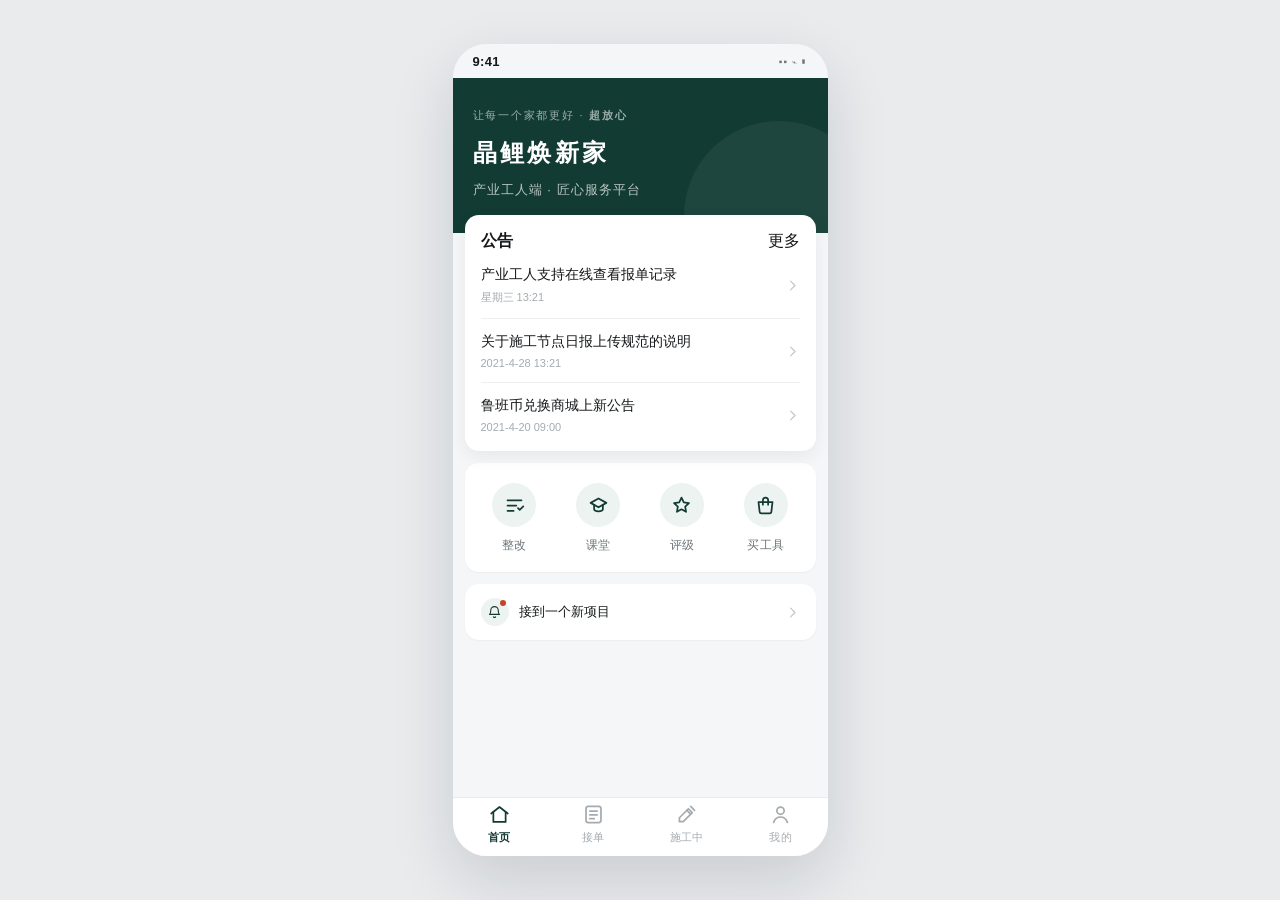
<file: index.html>
<!DOCTYPE html>
<html lang="zh-CN">
<head>
  <meta charset="UTF-8">
  <meta name="viewport" content="width=device-width, initial-scale=1.0">
  <title>晶鲤焕新家 · 产业工人端</title>
  <link rel="stylesheet" href="css/style.css">
</head>
<body>
  <div class="phone">
    <div class="statusbar"><span class="sb-time">9:41</span><span class="sb-icons">▪▪ ⌁ ▮</span></div>
    <div id="app" class="app"></div>
    <nav class="tabbar" id="tabbar"></nav>
  </div>
  <div id="toast" class="toast"></div>
  <div id="modal" class="modal-mask" hidden>
    <div class="modal-box" id="modal-box"></div>
  </div>

  <script src="js/data.js"></script>
  <script src="js/store.js"></script>
  <script src="js/ui.js"></script>
  <script src="js/pages/home.js"></script>
  <script src="js/pages/grab.js"></script>
  <script src="js/pages/build.js"></script>
  <script src="js/pages/report.js"></script>
  <script src="js/pages/rectify.js"></script>
  <script src="js/pages/study.js"></script>
  <script src="js/pages/mall.js"></script>
  <script src="js/pages/profile.js"></script>
  <script src="js/app.js"></script>
</body>
</html>
</file>
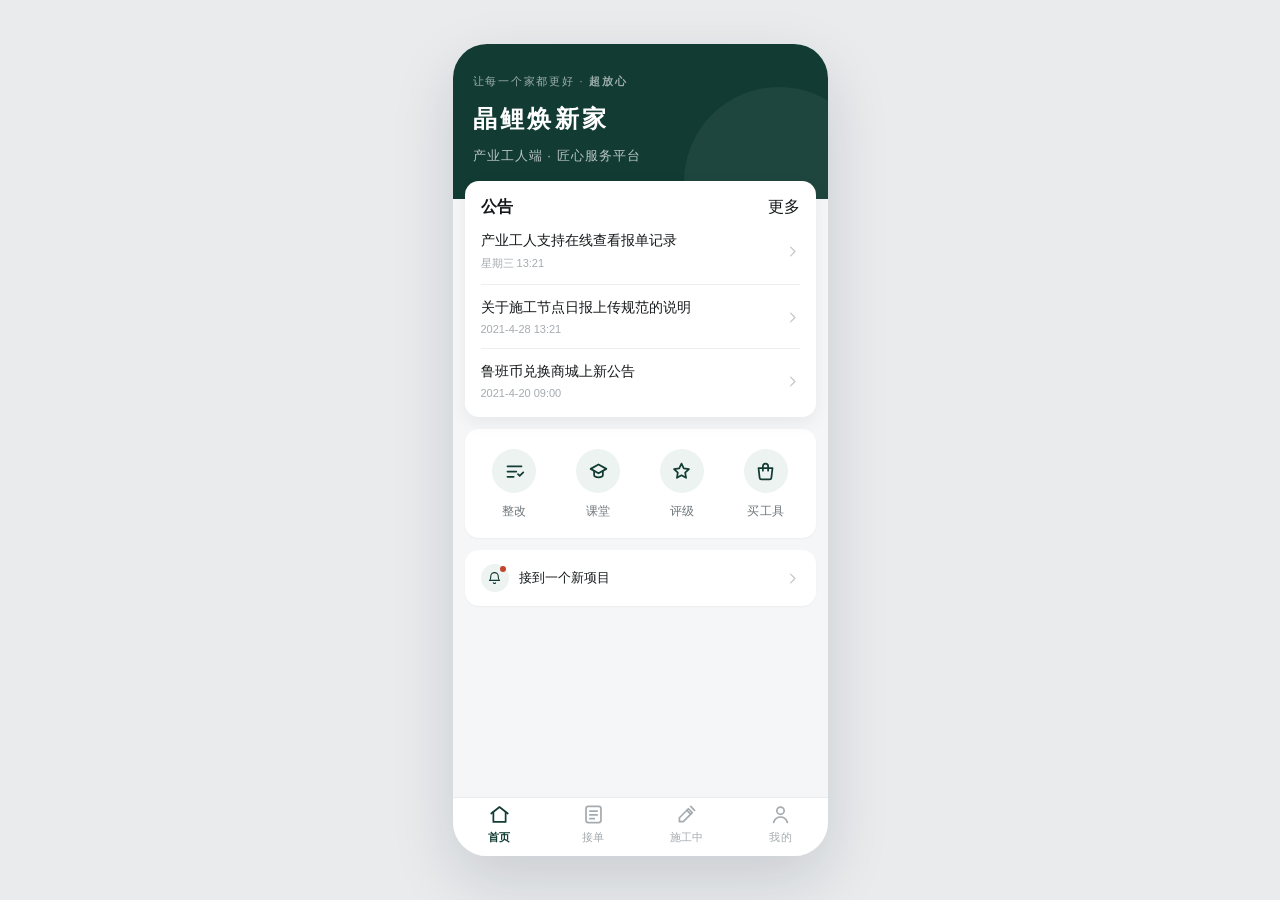
<file: _shot.html>
<!DOCTYPE html>
<html lang="zh-CN">
<head>
  <meta charset="UTF-8">
  <title>shot probe</title>
  <link rel="stylesheet" href="css/style.css">
</head>
<body>
  <div class="phone">
    <div id="app" class="app"></div>
    <nav class="tabbar" id="tabbar"></nav>
  </div>
  <div id="toast" class="toast"></div>
  <div id="modal" class="modal-mask" hidden>
    <div class="modal-box" id="modal-box"></div>
  </div>
  <script src="js/data.js"></script>
  <script src="js/store.js"></script>
  <script src="js/ui.js"></script>
  <script src="js/pages/home.js"></script>
  <script src="js/pages/grab.js"></script>
  <script src="js/pages/build.js"></script>
  <script src="js/pages/report.js"></script>
  <script src="js/pages/rectify.js"></script>
  <script src="js/pages/study.js"></script>
  <script src="js/pages/mall.js"></script>
  <script src="js/pages/profile.js"></script>
  <script src="js/app.js"></script>
  <script>
    (function () {
      var q = new URLSearchParams(location.search);
      var r = q.get('r');
      var c = q.get('c');
      function clickAct() {
        var btn = document.querySelector('[data-act="' + c + '"]');
        if (btn) btn.click();
      }
      if (r) {
        if (c) {
          /* 等 hashchange 渲染完再点 */
          window.addEventListener('hashchange', function once() {
            window.removeEventListener('hashchange', once);
            setTimeout(clickAct, 50);
          });
        }
        location.hash = r;
      } else if (c) {
        setTimeout(clickAct, 50);
      }
    })();
  </script>
</body>
</html>
</file>
<file: css/style.css>
/* ============================================================
   晶鲤焕新家 · 产业工人端
   视觉基调：深云杉绿主色 + 大留白 + 白卡片 + 统一线性图标
   原则：色相克制（1 主色 + 1 强调色）、圆角统一、层级靠字重与留白而非边框
   ============================================================ */
:root {
  --brand: #123B33;          /* 主色：深云杉绿 */
  --brand-2: #1C5B4C;        /* 次级 / 按下 */
  --brand-soft: #EDF3F1;     /* 主色淡底 */
  --brand-soft-2: #DCE8E4;
  --money: #C2452D;          /* 金额 / 逾期（唯一强调色） */
  --warn: #B98424;           /* 提醒 */
  --ok: #2E7D5B;
  --bg: #F5F6F7;
  --card: #FFFFFF;
  --line: #EDEEF0;
  --t1: #15181A;
  --t2: #6E7579;
  --t3: #A5ABAF;
  --r: 14px;                 /* 卡片圆角 */
  --r-sm: 10px;
  --sh: 0 1px 2px rgba(16, 24, 40, .04);
}

* { margin: 0; padding: 0; box-sizing: border-box; -webkit-tap-highlight-color: transparent; }
html, body { height: 100%; }
body {
  font-family: "PingFang SC", "Microsoft YaHei", "Helvetica Neue", Arial, sans-serif;
  background: #E9EBED;
  color: var(--t1);
  display: flex; align-items: center; justify-content: center;
  min-height: 100vh; padding: 16px 0;
  -webkit-font-smoothing: antialiased;
}

/* 图标默认尺寸：全站 svg 统一基线 */
svg { width: 15px; height: 15px; flex: none; vertical-align: -2px; }

/* ---------- 手机壳 ---------- */
.phone {
  width: 375px; height: 812px; background: var(--bg);
  border-radius: 34px; overflow: hidden; position: relative;
  box-shadow: 0 24px 64px rgba(16, 24, 40, .14);
  display: flex; flex-direction: column;
}
.statusbar {
  height: 34px; background: var(--bg); color: var(--t1); flex: none;
  display: flex; align-items: center; justify-content: space-between;
  padding: 0 20px; font-size: 13px; font-weight: 600; letter-spacing: .3px;
}
.statusbar .sb-icons { font-size: 10px; font-weight: 400; color: var(--t2); letter-spacing: 1px; }
.app { flex: 1; overflow-y: auto; overflow-x: hidden; -webkit-overflow-scrolling: touch; }
.app::-webkit-scrollbar { display: none; }
.tabbar {
  flex: none; height: 58px; background: #fff; padding-bottom: 6px;
  display: flex; box-shadow: 0 -1px 0 rgba(16, 24, 40, .05);
}
.tab {
  flex: 1; display: flex; flex-direction: column; align-items: center; justify-content: center;
  gap: 4px; font-size: 11px; color: var(--t3); cursor: pointer; letter-spacing: .2px;
}
.tab svg { width: 23px; height: 23px; }
.tab.on { color: var(--brand); font-weight: 600; }

/* ---------- 通用：页头 / 卡片 / 文字 ---------- */
.nav {
  position: sticky; top: 0; z-index: 20; height: 48px; background: #fff;
  display: flex; align-items: center; padding: 0 10px;
}
.nav .back {
  width: 34px; height: 34px; display: flex; align-items: center; justify-content: center;
  cursor: pointer; color: var(--t1);
}
.nav .back svg { width: 21px; height: 21px; }
.nav .title { flex: 1; text-align: center; font-size: 16px; font-weight: 600; margin-right: 34px; letter-spacing: .2px; }
.nav .nav-act {
  position: absolute; right: 16px; font-size: 13px; color: var(--t2); cursor: pointer;
}
.nav .nav-act.green { color: var(--brand); font-weight: 500; }
.page-pad { padding-bottom: 28px; }
.card {
  background: var(--card); border-radius: var(--r); margin: 12px; padding: 16px;
  box-shadow: var(--sh);
}
.sec {
  display: flex; align-items: center; justify-content: space-between;
  margin: 20px 16px 10px; font-size: 15px; font-weight: 600; letter-spacing: .2px;
}
.sec .more { font-size: 12px; color: var(--t3); font-weight: 400; cursor: pointer; }
.muted { color: var(--t3); }
.sub { color: var(--t2); font-size: 12px; }
.money { color: var(--money); font-weight: 600; }
.h1 { font-size: 18px; font-weight: 600; line-height: 1.5; }
.arrow { color: #C4C8CB; font-size: 15px; }
.arrow svg { width: 15px; height: 15px; }
.link-green { color: var(--brand); font-size: 13px; cursor: pointer; font-weight: 500; }
.divider { height: 1px; background: var(--line); }

/* ---------- 标签 ---------- */
.tag {
  display: inline-block; font-size: 11px; line-height: 1; padding: 5px 8px;
  border-radius: 6px; vertical-align: 2px; font-weight: 500; letter-spacing: .2px;
}
.tag.zz { background: var(--brand-soft); color: var(--brand); }
.tag.jz { background: #FBF3E7; color: var(--warn); }
.tag.solid { background: var(--brand); color: #fff; }
.tag.red { background: var(--money); color: #fff; }
.tag.gold { background: #FAF6EE; color: var(--warn); }
.tag.gray { background: #F2F3F4; color: var(--t2); }
.tag.line { background: #fff; color: var(--brand); }

/* ---------- 按钮 ---------- */
.btn {
  display: flex; align-items: center; justify-content: center;
  height: 46px; border-radius: 12px; font-size: 15px; font-weight: 500;
  cursor: pointer; user-select: none; letter-spacing: .5px;
}
.btn.primary { background: var(--brand); color: #fff; }
.btn.primary:active { background: var(--brand-2); }
.btn.outline { background: #fff; color: var(--brand); }
.btn.plain { background: #fff; color: var(--t2); }
.btn.plain, .btn.outline { box-shadow: inset 0 0 0 1px var(--line); }
.btn.disabled { background: #C5CDD6; color: #fff; pointer-events: none; }
.btn-row { display: flex; gap: 12px; margin: 22px 12px 0; }
.btn-row .btn { flex: 1; }
.btn.small { height: 32px; font-size: 13px; border-radius: 8px; padding: 0 14px; width: auto; display: inline-flex; }
.btn.small.primary { background: var(--brand); color: #fff; }
.btn.small.line { background: #fff; color: var(--brand); box-shadow: inset 0 0 0 1px var(--brand-soft-2); }
.btn.small.gold { background: #fff; color: var(--warn); box-shadow: inset 0 0 0 1px #EFE3CB; }
.btn.small.gray { background: #fff; color: var(--t3); box-shadow: inset 0 0 0 1px var(--line); }
.bottom-bar {
  position: sticky; bottom: 0; background: #fff; padding: 10px 12px 14px;
  display: flex; gap: 12px; z-index: 10; box-shadow: 0 -1px 0 rgba(16, 24, 40, .05);
}
.bottom-bar .btn { flex: 1; }

/* ---------- 分段选项卡 ---------- */
.seg { display: flex; background: #fff; position: sticky; top: 48px; z-index: 15; }
.seg.nostick { position: static; }
.seg .item {
  flex: 1; text-align: center; padding: 14px 0 12px; font-size: 15px; color: var(--t2); cursor: pointer;
  position: relative;
}
.seg .item.on { color: var(--t1); font-weight: 600; }
.seg .item.on::after {
  content: ""; position: absolute; left: 50%; transform: translateX(-50%);
  bottom: 0; width: 20px; height: 2.5px; border-radius: 2px; background: var(--brand);
}

/* ---------- 列表行 ---------- */
.row { display: flex; align-items: center; justify-content: space-between; padding: 16px; background: #fff; }
.row + .row { box-shadow: inset 0 1px 0 var(--line); }
.rows { border-radius: var(--r); overflow: hidden; margin: 12px; box-shadow: var(--sh); }
.row .k { color: var(--t2); font-size: 14px; }
.row .v { font-size: 14px; text-align: right; }
.cell { padding: 16px; background: #fff; }
.cell + .cell { box-shadow: inset 0 1px 0 var(--line); }

/* ---------- 接单卡片 ---------- */
.order-card {
  background: #fff; border-radius: var(--r); margin: 12px; padding: 16px;
  box-shadow: var(--sh); cursor: pointer;
}
.order-card .hd { display: flex; align-items: center; gap: 8px; }
.order-card .hd .name { font-size: 16px; font-weight: 600; flex: 1; letter-spacing: .2px; }
.order-card .hd .amt { font-size: 16px; }
.order-card .addr { display: flex; align-items: center; gap: 5px; color: var(--t2); font-size: 12px; margin-top: 10px; }
.order-card .addr svg { width: 14px; height: 14px; color: var(--t3); }
.order-card .mid {
  display: flex; align-items: center; justify-content: space-between;
  margin-top: 16px; font-size: 13px; color: var(--t2);
}
.order-card .mid .date { display: flex; align-items: center; gap: 5px; color: var(--t3); font-size: 12px; }
.order-card .mid .date svg { width: 14px; height: 14px; }
.order-card .desc {
  margin-top: 10px; color: var(--t2); font-size: 13px; line-height: 1.6;
  white-space: nowrap; overflow: hidden; text-overflow: ellipsis;
}

/* ---------- 施工中：周条 + 排期卡 ---------- */
.month-head { display: flex; align-items: center; justify-content: space-between; padding: 18px 18px 8px; }
.month-head .m { font-size: 19px; font-weight: 600; letter-spacing: .5px; }
.month-head .muted svg { width: 18px; height: 18px; color: var(--t3); }
.week-strip { display: flex; background: #fff; padding: 8px 8px 12px; }
.wd { flex: 1; text-align: center; padding: 8px 0; border-radius: var(--r-sm); cursor: pointer; position: relative; }
.wd .n { font-size: 16px; font-weight: 500; color: var(--t2); }
.wd .dot { width: 4px; height: 4px; border-radius: 50%; background: var(--brand); margin: 5px auto 0; }
.wd.today .n { background: var(--brand); color: #fff; border-radius: 50%; width: 28px; height: 28px; line-height: 28px; margin: 0 auto; font-weight: 600; }
.wd.sel { background: var(--brand-soft); }
.wd.sel .n { color: var(--brand); }
.plan-card {
  background: #fff; border-radius: var(--r); margin: 12px; padding: 16px;
  box-shadow: var(--sh); cursor: pointer;
}
.plan-card .hd { display: flex; align-items: center; gap: 8px; }
.plan-card .hd .name { font-size: 16px; font-weight: 600; flex: 1; letter-spacing: .2px; }
.plan-card .addr { color: var(--t2); font-size: 12px; margin-top: 10px; display: flex; gap: 5px; align-items: center; }
.plan-card .addr svg { width: 14px; height: 14px; color: var(--t3); }
.node-line {
  display: flex; align-items: center; justify-content: space-between;
  padding: 16px 0 2px; margin-top: 10px; box-shadow: inset 0 1px 0 var(--line);
}
.node-line .nm { font-size: 14px; font-weight: 600; }
.node-line .nm .over { color: var(--money); font-size: 12px; font-weight: 400; margin-left: 8px; }
.node-line .est { display: flex; align-items: center; gap: 5px; color: var(--t3); font-size: 12px; }
.node-line .est svg { width: 14px; height: 14px; }
.fab {
  position: absolute; right: 18px; bottom: 78px; width: 52px; height: 52px; border-radius: 50%;
  background: var(--brand); color: #fff; display: flex; flex-direction: column;
  align-items: center; justify-content: center; font-size: 10px; gap: 3px; cursor: pointer;
  box-shadow: 0 8px 20px rgba(18, 59, 51, .28); z-index: 12;
}
.fab svg { width: 20px; height: 20px; }

/* ---------- 日历（施工安排） ---------- */
.cal-head { display: flex; align-items: center; justify-content: space-between; padding: 16px 18px; }
.cal-head .m { font-size: 16px; font-weight: 600; display: flex; align-items: center; gap: 10px; letter-spacing: .5px; }
.cal-head .m .arr { color: var(--t3); cursor: pointer; font-size: 13px; padding: 0 2px; }
.cal-owner { display: flex; align-items: center; gap: 7px; font-size: 12px; color: var(--t2); }
.cal-owner .ava {
  width: 24px; height: 24px; border-radius: 50%; background: var(--brand-soft); color: var(--brand);
  font-size: 11px; display: flex; align-items: center; justify-content: center; font-weight: 600;
}
.cal-grid { background: #fff; padding: 4px 10px 14px; }
.cal-weekrow { display: flex; padding: 10px 0; }
.cal-weekrow div { flex: 1; text-align: center; font-size: 12px; color: var(--t3); }
.cal-cells { display: flex; flex-wrap: wrap; }
.cal-cell {
  width: 14.28%; min-height: 62px; margin: 0; padding: 7px 5px; border-radius: 9px;
  font-size: 13px; cursor: pointer; background: #fff; position: relative; color: var(--t1);
}
.cal-cell.empty { color: var(--t3); cursor: default; }
.cal-cell .seg-tag { display: block; font-size: 10px; margin-top: 4px; color: inherit; opacity: .85; letter-spacing: .2px; }
.cal-cell.full { background: var(--brand-soft-2); color: var(--brand); font-weight: 500; }
.cal-cell.half { background: var(--brand-soft); color: var(--brand); }
.cal-cell.done { background: #F1F2F3; color: var(--t2); }
.cal-cell .today-dot {
  position: absolute; top: 5px; right: 6px; width: 5px; height: 5px; border-radius: 50%;
  background: var(--money);
}
.cal-legend { display: flex; gap: 20px; padding: 16px 18px; font-size: 12px; color: var(--t2); }
.cal-legend i { display: inline-block; width: 12px; height: 12px; border-radius: 4px; margin-right: 6px; vertical-align: -1px; box-shadow: inset 0 0 0 1px var(--line); }
.cal-legend .lg-full { background: var(--brand-soft-2); }
.cal-legend .lg-half { background: var(--brand-soft); }
.cal-legend .lg-done { background: #F1F2F3; }

/* ---------- 表单 ---------- */
.form-cell { display: flex; align-items: center; justify-content: space-between; padding: 17px 16px; background: #fff; font-size: 15px; }
.form-cell + .form-cell { box-shadow: inset 0 1px 0 var(--line); }
.form-cell .label { color: var(--t1); }
.form-cell .ph { color: var(--t3); font-weight: 400; }
.form-cell .val { display: flex; align-items: center; gap: 6px; color: var(--t2); }
.textarea {
  width: 100%; min-height: 100px; background: #fff; border: none; border-radius: var(--r);
  padding: 14px; font-size: 14px; line-height: 1.7; color: var(--t1); resize: none; font-family: inherit;
  box-shadow: var(--sh);
}
.textarea::placeholder { color: var(--t3); }
.textarea-wrap { position: relative; margin: 0 12px; }
.textarea-wrap .count { position: absolute; right: 14px; bottom: 10px; font-size: 11px; color: var(--t3); }
.form-label { font-size: 14px; font-weight: 600; margin: 20px 16px 10px; }

/* ---------- 首页 ---------- */
.banner {
  margin: 0; padding: 30px 20px 34px; position: relative; color: #fff; overflow: hidden;
  background: var(--brand);
}
.banner::after {
  content: ""; position: absolute; right: -46px; bottom: -78px; width: 190px; height: 190px;
  border-radius: 50%; background: rgba(255, 255, 255, .055);
}
.banner .code { font-size: 11px; letter-spacing: .16em; color: rgba(255, 255, 255, .58); }
.banner .brand { font-size: 24px; font-weight: 600; letter-spacing: .14em; margin-top: 14px; }
.banner .slogan { font-size: 13px; color: rgba(255, 255, 255, .7); margin-top: 12px; letter-spacing: .08em; }
.notice-card {
  background: #fff; border-radius: var(--r); margin: -18px 12px 0; position: relative;
  padding: 16px 16px 4px; box-shadow: 0 6px 18px rgba(16, 24, 40, .06);
}
.notice-card .hd { display: flex; align-items: center; justify-content: space-between; }
.notice-card .hd .t { font-size: 16px; font-weight: 600; letter-spacing: .3px; }
.notice-item {
  display: flex; align-items: center; gap: 12px; padding: 14px 0; cursor: pointer;
  box-shadow: inset 0 -1px 0 var(--line);
}
.notice-item:last-child { box-shadow: none; }
.notice-item .txt { flex: 1; min-width: 0; }
.notice-item .txt .tt { font-size: 14px; white-space: nowrap; overflow: hidden; text-overflow: ellipsis; }
.notice-item .txt .tm { font-size: 11px; color: var(--t3); margin-top: 6px; }
.entry-grid {
  display: flex; background: #fff; border-radius: var(--r); margin: 12px;
  padding: 20px 8px 18px; box-shadow: var(--sh);
}
.entry {
  flex: 1; display: flex; flex-direction: column; align-items: center; gap: 10px;
  font-size: 12px; color: var(--t2); cursor: pointer; letter-spacing: .2px;
}
.entry .ico {
  width: 44px; height: 44px; border-radius: 50%; display: flex; align-items: center; justify-content: center;
  background: var(--brand-soft); color: var(--brand);
}
.entry .ico svg { width: 21px; height: 21px; }
.notify-bar {
  display: flex; align-items: center; gap: 10px; background: #fff; border-radius: var(--r);
  margin: 12px; padding: 14px 16px; box-shadow: var(--sh); cursor: pointer;
}
.notify-bar .bell {
  width: 28px; height: 28px; border-radius: 50%; background: var(--brand-soft); color: var(--brand);
  display: flex; align-items: center; justify-content: center; position: relative;
}
.notify-bar .bell svg { width: 15px; height: 15px; }
.notify-bar .bell::after {
  content: ""; position: absolute; top: 2px; right: 3px; width: 6px; height: 6px;
  border-radius: 50%; background: var(--money);
}
.notify-bar .txt { flex: 1; font-size: 13px; }

/* ---------- 公告 / 消息 ---------- */
.time-group { text-align: center; font-size: 11px; color: var(--t3); margin: 20px 0 10px; letter-spacing: .3px; }
.msg-card {
  background: #fff; border-radius: var(--r); margin: 0 12px 12px; padding: 16px; box-shadow: var(--sh);
}
.msg-card .hd { display: flex; align-items: center; gap: 8px; }
.msg-card .hd .dot { width: 6px; height: 6px; border-radius: 50%; background: var(--money); flex: none; }
.msg-card .hd .tt { flex: 1; font-size: 15px; font-weight: 600; white-space: nowrap; overflow: hidden; text-overflow: ellipsis; }
.msg-card .hd .go { color: #C4C8CB; }
.msg-card .body { color: var(--t2); font-size: 13px; line-height: 1.8; margin-top: 10px; }

/* ---------- 项目详情 ---------- */
.proj-head { background: #fff; margin: 12px; border-radius: var(--r); padding: 16px; box-shadow: var(--sh); }
.proj-head .rowline { display: flex; font-size: 13px; padding: 7px 0; }
.proj-head .rowline .k { width: 68px; color: var(--t2); flex: none; }
.proj-head .rowline .v { flex: 1; color: var(--t1); }
.proj-head .rowline .v svg { width: 14px; height: 14px; }
.proj-tabs { display: flex; background: #fff; margin: 0 12px; border-radius: var(--r) var(--r) 0 0; padding: 0 8px; }
.proj-tabs .pt { padding: 14px 12px 12px; font-size: 14px; color: var(--t2); cursor: pointer; position: relative; }
.proj-tabs .pt.on { color: var(--t1); font-weight: 600; }
.proj-tabs .pt.on::after {
  content: ""; position: absolute; left: 50%; transform: translateX(-50%); bottom: 0;
  width: 20px; height: 2.5px; border-radius: 2px; background: var(--brand);
}
.work-line { background: #fff; padding: 0 16px; }
.work-line .wl {
  display: flex; align-items: center; gap: 10px; padding: 16px 0; cursor: pointer;
  box-shadow: inset 0 -1px 0 var(--line);
}
.work-line .wl:last-child { box-shadow: none; }
.work-line .wl .ic { color: var(--brand); flex: none; display: flex; }
.work-line .wl .ic svg { width: 17px; height: 17px; }
.work-line .wl .nm { flex: 1; font-size: 14px; font-weight: 600; }
.work-line .wl .meta { text-align: right; font-size: 12px; color: var(--t2); }
.work-line .wl .meta .qm { color: var(--t3); }
.work-line .wl .meta .amt { color: var(--money); font-size: 15px; font-weight: 600; margin-top: 4px; }
.subtabs { display: flex; gap: 8px; padding: 14px 16px 0; }
.subtabs .st {
  font-size: 12px; color: var(--t2); background: #fff; border-radius: 20px;
  padding: 6px 14px; cursor: pointer; box-shadow: inset 0 0 0 1px var(--line);
}
.subtabs .st.on { background: var(--brand); color: #fff; box-shadow: none; }

/* ---------- 节点详情 ---------- */
.std-title { display: flex; align-items: center; justify-content: space-between; margin: 22px 16px 10px; font-size: 15px; font-weight: 600; }
.std-title .look { font-size: 12px; color: var(--brand); font-weight: 400; cursor: pointer; }
.tip-green { color: var(--brand); font-size: 13px; line-height: 1.8; margin: 0 16px 12px; }
.photo-grid { display: flex; gap: 10px; margin: 0 16px 12px; flex-wrap: wrap; }
.photo-grid .ph-box, .photo-grid .add-box {
  width: 104px; height: 78px; border-radius: var(--r-sm); position: relative; overflow: hidden;
}
.photo-grid .ph-box { background: linear-gradient(135deg, #EDEEF0, #E2E4E6); }
.photo-grid .ph-box svg { width: 24px; height: 24px; color: var(--t3); }
.photo-grid .ph-box .x {
  position: absolute; top: 0; right: 0; width: 20px; height: 20px; background: rgba(21, 24, 26, .42);
  color: #fff; font-size: 11px; display: flex; align-items: center; justify-content: center; cursor: pointer;
}
.photo-grid .add-box {
  background: #fff; box-shadow: inset 0 0 0 1px #E3E5E7; display: flex; align-items: center;
  justify-content: center; color: var(--t3); font-size: 22px; cursor: pointer;
}
.shot-req { color: var(--t2); font-size: 13px; line-height: 1.8; margin: 0 16px 12px; }
.std-list { margin: 0 16px 12px; color: var(--t2); font-size: 13px; line-height: 2.1; }
.voice-btn {
  width: 52px; height: 52px; border-radius: 50%; background: var(--brand-soft); color: var(--brand);
  display: flex; align-items: center; justify-content: center; margin: 18px auto 6px; cursor: pointer;
}
.voice-btn svg { width: 22px; height: 22px; }
.voice-label { text-align: center; font-size: 11px; color: var(--t3); margin-bottom: 16px; }
.voice-bubble {
  display: inline-flex; align-items: center; gap: 10px; background: var(--brand-soft); color: var(--brand);
  border-radius: 20px; padding: 9px 16px; font-size: 12px; margin-top: 10px;
}
.voice-bubble svg { width: 14px; height: 14px; }
.voice-bubble .bars { letter-spacing: 2px; }

/* ---------- 整改单 ---------- */
.rect-info { font-size: 13px; padding: 2px 16px; line-height: 2.2; }
.rect-info .k { color: var(--t2); }
.rect-sec { font-size: 14px; font-weight: 600; margin: 20px 16px 10px; }

/* ---------- 课堂 / 学习 ---------- */
.task-banner {
  border-radius: var(--r); margin: 12px 12px 12px; padding: 18px 16px; color: #fff; cursor: pointer;
  background: var(--brand); position: relative; overflow: hidden;
}
.task-banner::after {
  content: ""; position: absolute; right: -20px; top: -40px; width: 130px; height: 130px;
  border-radius: 50%; background: rgba(255, 255, 255, .06);
}
.task-banner .tt { font-size: 16px; font-weight: 600; letter-spacing: .3px; }
.task-banner .ss { font-size: 12px; color: rgba(255, 255, 255, .72); margin-top: 8px; }
.task-banner .corner {
  position: absolute; right: 14px; bottom: 14px; font-size: 11px; color: rgba(255, 255, 255, .75);
}
.course-card {
  background: #fff; border-radius: var(--r); margin: 0 12px 12px; padding: 12px;
  display: flex; gap: 12px; box-shadow: var(--sh); cursor: pointer;
}
.course-thumb {
  width: 118px; height: 78px; border-radius: var(--r-sm); flex: none; position: relative;
  background: linear-gradient(135deg, #EDEEF0, #E1E3E5); display: flex; align-items: center; justify-content: center;
}
.course-thumb svg { width: 26px; height: 26px; color: var(--t3); }
.course-thumb .badge {
  position: absolute; top: 6px; left: 6px; font-size: 10px; padding: 3px 7px; border-radius: 5px;
  background: rgba(255, 255, 255, .9); font-weight: 500;
}
.course-thumb .badge.done { color: var(--brand); }
.course-thumb .badge.todo { color: var(--t2); }
.course-info { flex: 1; min-width: 0; }
.course-info .tt { font-size: 15px; font-weight: 600; white-space: nowrap; overflow: hidden; text-overflow: ellipsis; }
.course-info .meta { font-size: 12px; color: var(--t3); margin-top: 8px; }
.course-info .act { margin-top: 10px; }
.group-head { display: flex; align-items: center; gap: 8px; margin: 18px 16px 10px; font-size: 15px; font-weight: 600; }
.group-head svg { width: 17px; height: 17px; color: var(--brand); }
.group-head .cnt { font-size: 12px; color: var(--t3); font-weight: 400; }
.group-desc { margin: 0 16px 12px; font-size: 11px; color: var(--t3); line-height: 1.7; }
.group-head .fold { margin-left: auto; color: var(--t3); font-size: 12px; }

/* 课程视频详情 */
.video-box {
  height: 212px; background: linear-gradient(135deg, #2A2E31, #3E4448); position: relative;
  display: flex; align-items: center; justify-content: center;
}
.video-box .play {
  width: 56px; height: 56px; border-radius: 50%; background: rgba(255, 255, 255, .16); color: #fff;
  display: flex; align-items: center; justify-content: center; cursor: pointer;
}
.video-box .play svg { width: 22px; height: 22px; }
.video-bar {
  position: absolute; bottom: 0; left: 0; right: 0; height: 30px; background: rgba(21, 24, 26, .32);
  display: flex; align-items: center; gap: 10px; padding: 0 12px; color: #fff; font-size: 10px;
}
.video-bar svg { width: 13px; height: 13px; }
.video-bar .track { flex: 1; height: 3px; background: rgba(255, 255, 255, .28); border-radius: 2px; position: relative; }
.video-bar .track i { position: absolute; left: 0; top: 0; bottom: 0; width: 33%; background: #fff; border-radius: 2px; }
.comment { display: flex; gap: 12px; padding: 16px 16px; box-shadow: inset 0 -1px 0 var(--line); }
.comment .ava {
  width: 36px; height: 36px; border-radius: 50%; flex: none; display: flex; align-items: center;
  justify-content: center; color: #fff; font-size: 13px; background: var(--brand-soft); color: var(--brand);
}
.comment .bd { flex: 1; }
.comment .nm { font-size: 13px; color: var(--t2); }
.comment .tm { font-size: 11px; color: var(--t3); }
.comment .txt { font-size: 14px; margin-top: 8px; line-height: 1.7; }
.comment .reply { background: #F7F8F9; border-radius: var(--r-sm); padding: 10px 12px; margin-top: 10px; font-size: 13px; color: var(--t2); line-height: 1.7; }

/* ---------- 评级 / 考试 / 成长 / 荣誉 ---------- */
.gold-head {
  margin: 12px; border-radius: var(--r); padding: 18px 16px;
  background: #FAF9F6; box-shadow: inset 0 0 0 1px #EFEBE3; position: relative; overflow: hidden;
}
.gold-head .who { display: flex; align-items: center; gap: 12px; }
.gold-head .ava {
  width: 46px; height: 46px; border-radius: 50%; background: var(--brand-soft); color: var(--brand);
  display: flex; align-items: center; justify-content: center;
}
.gold-head .ava svg { width: 22px; height: 22px; }
.gold-head .nm { font-size: 17px; font-weight: 600; letter-spacing: .3px; }
.gold-head .stat { font-size: 12px; color: #7A6A4E; margin-top: 14px; display: flex; flex-direction: column; gap: 8px; }
.gold-head .stat svg { width: 14px; height: 14px; margin-right: 4px; }
.gold-head .stat b { color: #4E3F20; }
.gold-head .gold-btn { position: absolute; right: 14px; bottom: 14px; }
.exam-card { background: #fff; border-radius: var(--r); margin: 0 12px 12px; overflow: hidden; box-shadow: var(--sh); }
.exam-card .cover {
  height: 120px; background: linear-gradient(135deg, #EFF2F4, #E1E6EA); position: relative;
  display: flex; align-items: center; justify-content: center;
}
.exam-card .cover .pen { position: absolute; right: 24px; top: 28px; color: #93A2AE; }
.exam-card .cover .pen svg { width: 44px; height: 44px; }
.exam-card .bd { padding: 14px 16px 16px; }
.exam-card .tt { font-size: 15px; font-weight: 600; }
.exam-card .meta { font-size: 12px; color: var(--t2); margin-top: 10px; }
.exam-card .meta .hl { color: var(--money); }
.growth-card { background: #fff; border-radius: var(--r); margin: 0 12px 12px; padding: 18px 16px; box-shadow: var(--sh); }
.growth-card .tt { font-size: 15px; font-weight: 600; line-height: 1.5; }
.growth-card .bd { display: flex; align-items: center; gap: 14px; margin-top: 14px; }
.growth-card .medal {
  width: 54px; height: 54px; border-radius: 50%; display: flex; align-items: center; justify-content: center;
  flex: none; background: var(--brand-soft); color: var(--brand);
}
.growth-card .medal svg { width: 26px; height: 26px; }
.growth-card .up { font-size: 13px; color: var(--t2); }
.growth-card .when { font-size: 11px; color: var(--t3); margin-top: 8px; }
.honor-card { background: #fff; border-radius: var(--r); margin: 0 12px 12px; overflow: hidden; box-shadow: var(--sh); }
.honor-card .cover {
  height: 132px; background: linear-gradient(135deg, var(--brand), var(--brand-2));
  display: flex; align-items: center; justify-content: center; color: #fff; font-size: 15px; letter-spacing: .3em;
}
.honor-card .cover svg { width: 22px; height: 22px; opacity: .9; }
.honor-card .bd { padding: 14px 16px 16px; }

/* ---------- 买工具 ---------- */
.search-box {
  display: flex; align-items: center; gap: 8px; background: #fff; margin: 12px;
  border-radius: 22px; padding: 10px 16px; color: var(--t3); font-size: 13px; box-shadow: var(--sh);
}
.search-box svg { width: 16px; height: 16px; }
.cat-tabs { display: flex; background: #fff; padding: 0 16px; gap: 22px; overflow-x: auto; }
.cat-tabs::-webkit-scrollbar { display: none; }
.cat-tabs .ct { padding: 14px 0 12px; font-size: 14px; color: var(--t2); white-space: nowrap; position: relative; cursor: pointer; }
.cat-tabs .ct.on { color: var(--t1); font-weight: 600; }
.cat-tabs .ct.on::after {
  content: ""; position: absolute; left: 0; right: 0; bottom: 0; height: 2.5px; border-radius: 2px; background: var(--brand);
}
.icon-cats { display: flex; background: #fff; margin: 12px; border-radius: var(--r); padding: 18px 4px 14px; box-shadow: var(--sh); }
.icon-cats .ic { flex: 1; display: flex; flex-direction: column; align-items: center; gap: 8px; font-size: 11px; color: var(--t2); cursor: pointer; }
.icon-cats .ic .cir {
  width: 42px; height: 42px; border-radius: 50%; background: var(--brand-soft); color: var(--brand);
  display: flex; align-items: center; justify-content: center;
}
.icon-cats .ic .cir svg { width: 19px; height: 19px; }
.goods-grid { display: flex; flex-wrap: wrap; gap: 12px; margin: 0 12px; }
.goods-card {
  width: calc(50% - 6px); background: #fff; border-radius: var(--r); padding: 10px;
  box-shadow: var(--sh); cursor: pointer;
}
.goods-card .img {
  height: 110px; border-radius: var(--r-sm); background: linear-gradient(135deg, #EDEEF0, #E1E3E5);
  display: flex; align-items: center; justify-content: center; position: relative;
}
.goods-card .img svg { width: 42px; height: 42px; color: #A8AEB3; }
.goods-card .img .brand {
  position: absolute; top: 7px; right: 7px; font-size: 9px; background: #fff; border-radius: 5px;
  padding: 3px 6px; color: var(--t2); font-weight: 600;
}
.goods-card .tt { font-size: 13px; line-height: 1.6; margin-top: 10px; height: 42px; overflow: hidden; color: var(--t1); }
.goods-card .price { display: flex; align-items: baseline; gap: 5px; margin-top: 8px; font-size: 11px; color: var(--t3); }
.goods-card .price .v { color: var(--money); font-size: 17px; font-weight: 700; }
.cart-fab {
  position: absolute; right: 18px; bottom: 86px; width: 50px; height: 50px; border-radius: 50%;
  background: var(--brand); color: #fff; display: flex; align-items: center; justify-content: center;
  box-shadow: 0 8px 20px rgba(18, 59, 51, .26); z-index: 12; cursor: pointer;
}
.cart-fab svg { width: 21px; height: 21px; }
.cart-fab .n {
  position: absolute; top: -3px; right: -3px; min-width: 17px; height: 17px; border-radius: 9px;
  background: var(--money); color: #fff; font-size: 10px; line-height: 17px; text-align: center; padding: 0 5px;
}
.spec-table { margin: 12px; background: #fff; border-radius: var(--r); overflow: hidden; box-shadow: var(--sh); }
.spec-table .sr { display: flex; font-size: 13px; }
.spec-table .sr + .sr { box-shadow: inset 0 1px 0 var(--line); }
.spec-table .sr .k { width: 96px; color: var(--t2); background: #FAFBFB; padding: 14px 16px; }
.spec-table .sr .v { flex: 1; padding: 14px 16px; }
.detail-banner {
  margin: 12px 12px 0; border-radius: var(--r); background: var(--brand); color: #fff;
  padding: 30px 18px; text-align: center;
}
.detail-banner .tt { font-size: 21px; font-weight: 600; letter-spacing: .12em; }
.detail-banner .ss { font-size: 11px; color: rgba(255, 255, 255, .65); margin-top: 10px; letter-spacing: .05em; }
.detail-banner .feat { display: flex; justify-content: center; gap: 24px; margin-top: 20px; font-size: 11px; color: rgba(255, 255, 255, .82); }

/* ---------- 我的 ---------- */
.me-top { display: flex; align-items: center; gap: 14px; padding: 8px 16px 20px; }
.me-top .ava {
  width: 56px; height: 56px; border-radius: 50%; background: var(--brand); color: #fff;
  display: flex; align-items: center; justify-content: center;
}
.me-top .ava svg { width: 30px; height: 30px; }
.me-top .info .nm { font-size: 18px; font-weight: 600; letter-spacing: .3px; }
.me-top .info .nm .tel { font-size: 13px; color: var(--t2); font-weight: 400; margin-left: 10px; }
.me-top .info .exp {
  display: inline-flex; align-items: center; gap: 5px; background: #fff; color: #6E5A33;
  border-radius: 20px; font-size: 11px; padding: 4px 11px; margin-top: 9px;
}
.me-top .info .exp svg { width: 13px; height: 13px; }
.me-top .info .doing { font-size: 12px; color: var(--t2); margin-top: 9px; }
.me-top .medal { margin-left: auto; text-align: center; }
.me-top .medal .pic { display: flex; flex-direction: column; align-items: center; }
.me-top .medal .pic svg { width: 38px; height: 38px; color: var(--brand); }
.me-top .medal .lv {
  font-size: 11px; background: #fff; border-radius: 20px; padding: 3px 11px; color: #6E5A33; margin-top: -4px;
}
.gold-bg { background: #FAF9F6; }
.income-card {
  background: #fff; border-radius: var(--r); margin: 12px; padding: 20px 0 16px; box-shadow: var(--sh);
}
.income-card .top { text-align: center; font-size: 13px; color: var(--t2); cursor: pointer; }
.income-card .top .v { font-size: 30px; font-weight: 600; color: var(--t1); margin-top: 10px; letter-spacing: .5px; }
.income-card .split { display: flex; margin-top: 20px; }
.income-card .split .half { flex: 1; text-align: center; cursor: pointer; }
.income-card .split .half + .half { box-shadow: inset 1px 0 0 var(--line); }
.income-card .split .k { font-size: 12px; color: var(--t2); }
.income-card .split .v { font-size: 17px; font-weight: 600; margin-top: 7px; }
.income-card .split .tip { font-size: 10px; color: var(--t3); margin-top: 7px; }
.income-card .split .tip b { color: var(--brand); font-weight: 500; }
.menu { background: #fff; border-radius: var(--r); margin: 12px; overflow: hidden; box-shadow: var(--sh); }
.menu .mi { display: flex; align-items: center; gap: 14px; padding: 16px; cursor: pointer; }
.menu .mi + .mi { box-shadow: inset 0 1px 0 var(--line); }
.menu .mi .ic {
  width: 30px; height: 30px; border-radius: 9px; display: flex; align-items: center;
  justify-content: center; flex: none; background: var(--brand-soft); color: var(--brand);
}
.menu .mi .ic svg { width: 16px; height: 16px; }
.menu .mi .tt { flex: 1; font-size: 14px; }
.menu .mi .go { color: #C4C8CB; }

/* ---------- 鲁班币 ---------- */
.coin-head {
  background: var(--brand); margin: -48px 0 0; padding: 66px 20px 24px; color: #fff; position: relative;
}
.coin-head .num { font-size: 34px; font-weight: 600; letter-spacing: 1px; }
.coin-head .num small { font-size: 13px; font-weight: 400; margin-left: 8px; color: rgba(255, 255, 255, .7); }
.coin-head .coin-deco { position: absolute; right: 24px; top: 58px; color: rgba(255, 255, 255, .16); }
.coin-head .coin-deco svg { width: 56px; height: 56px; }
.coin-card {
  background: #fff; border-radius: var(--r); margin: 12px; padding: 4px 16px; box-shadow: var(--sh);
}
.coin-card .hd { font-size: 15px; font-weight: 600; padding: 16px 0 12px; }
.coin-line { display: flex; align-items: center; justify-content: space-between; padding: 15px 0; box-shadow: inset 0 1px 0 var(--line); }
.coin-line .tt { font-size: 14px; font-weight: 500; }
.coin-line .tm { font-size: 11px; color: var(--t3); margin-top: 6px; }
.coin-line .delta { font-size: 16px; font-weight: 600; color: var(--money); }
.empty-tip { text-align: center; color: var(--t3); font-size: 11px; padding: 22px 0 14px; letter-spacing: .3px; }

/* ---------- 弹窗 / 遮罩 / 提示 ---------- */
[hidden] { display: none !important; }
.modal-mask {
  position: fixed; inset: 0; background: rgba(16, 24, 40, .42); z-index: 90;
  display: flex; align-items: center; justify-content: center; padding: 40px;
}
.modal-box { background: #fff; border-radius: 18px; width: 100%; max-width: 300px; padding: 26px 22px 20px; text-align: center; }
.modal-box .tt { font-size: 16px; font-weight: 600; }
.modal-box .bd { font-size: 14px; color: var(--t2); margin-top: 12px; line-height: 1.8; }
.modal-box .btns { display: flex; gap: 12px; margin-top: 24px; }
.modal-box .btns .btn { flex: 1; height: 42px; font-size: 15px; }
.modal-sheet { background: transparent; border-radius: 12px; width: 100%; max-width: 300px; overflow: hidden; }
.modal-sheet .si {
  background: #fff; text-align: center; padding: 16px; font-size: 15px; cursor: pointer;
  border-radius: 14px; margin-bottom: 8px;
}
.modal-sheet .cancel { margin-top: 0; }
.toast {
  position: fixed; left: 50%; bottom: 120px; transform: translateX(-50%) translateY(10px);
  background: rgba(21, 24, 26, .88); color: #fff; font-size: 13px; padding: 11px 20px;
  border-radius: 10px; opacity: 0; pointer-events: none; transition: all .25s; z-index: 99; max-width: 80%;
}

/* ---------- 登录 ---------- */
.auth-wrap { padding: 20px 26px; }
.auth-wrap .topline { display: flex; justify-content: space-between; align-items: center; }
.auth-wrap .x { font-size: 20px; color: var(--t1); cursor: pointer; width: 32px; }
.auth-wrap .reg { font-size: 14px; color: var(--t1); cursor: pointer; }
.auth-wrap .tt { font-size: 26px; font-weight: 600; margin-top: 44px; letter-spacing: .5px; }
.auth-wrap .hello { color: var(--t3); font-size: 14px; margin-top: 12px; }
.auth-input { display: flex; align-items: center; box-shadow: inset 0 -1px 0 var(--line); padding: 18px 2px; font-size: 17px; }
.auth-input input { flex: 1; border: none; outline: none; font-size: 17px; background: transparent; }
.auth-input .send { color: var(--brand); font-size: 13px; cursor: pointer; }
.auth-switch { color: var(--brand); font-size: 14px; margin-top: 22px; cursor: pointer; }
.auth-btn { margin-top: 32px; }
.agree { display: flex; align-items: center; gap: 7px; font-size: 11px; color: var(--t3); margin-top: 18px; }
.agree i {
  width: 15px; height: 15px; border: 1px solid #D3D6D8; border-radius: 50%; font-style: normal;
  display: inline-flex; align-items: center; justify-content: center; font-size: 9px; color: #fff; cursor: pointer;
}
.agree i.on { background: var(--brand); border-color: var(--brand); }
.agree b { color: var(--brand); font-weight: 400; }

/* ---------- 意见反馈 / 评级说明 ---------- */
.feedback-area { margin: 12px; }
.rate-table { margin: 12px 12px 24px; border-radius: var(--r); overflow: hidden; box-shadow: var(--sh); }
.rate-table .tr { display: flex; font-size: 12px; }
.rate-table .tr > div { flex: 1; padding: 12px 8px; text-align: center; }
.rate-table .th { background: var(--brand); color: #fff; font-weight: 500; }
.rate-table .tr:nth-child(even) .td { background: #FAFBFB; }
.rate-table .td { color: var(--t2); }
.guide-block { margin: 0 16px 4px; }
.guide-block .tt { font-size: 15px; font-weight: 600; margin: 20px 0 10px; }
.guide-block .bd { color: var(--t2); font-size: 13px; line-height: 2; }

/* ---------- 报工 ---------- */
.report-entry {
  display: flex; align-items: center; gap: 10px;
  background: var(--brand-soft); border-radius: var(--r);
  margin: 0 12px 12px; padding: 14px 16px; cursor: pointer;
}
.report-entry .ric { color: var(--brand); display: flex; }
.report-entry .ric svg { width: 18px; height: 18px; }
.report-entry .rt { flex: 1; font-size: 14px; font-weight: 600; color: var(--brand); }
.report-entry .arrow { flex: none; }

.rep-steps {
  display: flex; align-items: flex-start; background: #fff;
  margin: 12px; border-radius: var(--r); padding: 16px 8px 14px; box-shadow: var(--sh);
}
.rep-steps .rs { flex: 1; display: flex; flex-direction: column; align-items: center; gap: 7px; font-size: 11px; color: var(--t3); }
.rep-steps .rs .dot {
  width: 26px; height: 26px; border-radius: 50%; background: #F2F3F4; color: var(--t3);
  display: flex; align-items: center; justify-content: center; font-size: 12px; font-weight: 600;
}
.rep-steps .rs .dot svg { width: 14px; height: 14px; }
.rep-steps .rs.on .dot { background: var(--brand); color: #fff; }
.rep-steps .rs.on { color: var(--brand); font-weight: 600; }
.rep-steps .rs.done .dot { background: var(--brand-soft); color: var(--brand); }
.rep-steps .rs.done { color: var(--brand); }
.rep-steps .rs-bar { flex: none; width: 14px; height: 2px; background: var(--line); margin-top: 12px; }
.rep-steps .rs-bar.passed { background: var(--brand-soft-2); }

.punch-btn {
  margin: 22px auto 18px; width: 128px; height: 128px; border-radius: 50%;
  background: var(--brand); color: #fff; cursor: pointer;
  display: flex; flex-direction: column; align-items: center; justify-content: center; gap: 9px;
  font-size: 14px; letter-spacing: 1px; box-shadow: 0 10px 24px rgba(18, 59, 51, .22);
}
.punch-btn:active { background: var(--brand-2); }
.punch-btn svg { width: 30px; height: 30px; }

.daily-list { margin: 0 12px; border-radius: var(--r); box-shadow: var(--sh); overflow: hidden; background: #fff; }
.daily-item { padding: 13px 16px; background: #fff; }
.daily-item + .daily-item { box-shadow: inset 0 1px 0 var(--line); }
.daily-item .d-head { display: flex; justify-content: space-between; align-items: center; }
.daily-item .d-head .date { font-size: 14px; font-weight: 600; }
.daily-item .d-head .cnt { font-size: 11px; color: var(--t3); }
.daily-item .note { font-size: 13px; color: var(--t2); line-height: 1.8; margin-top: 6px; }

.std-row {
  display: flex; align-items: center; gap: 10px; padding: 14px 16px;
  background: #fff; cursor: pointer;
}
.std-row + .std-row { box-shadow: inset 0 1px 0 var(--line); }
.std-row .no {
  width: 22px; height: 22px; border-radius: 50%; flex: none;
  background: #F2F3F4; color: var(--t3); font-size: 12px;
  display: flex; align-items: center; justify-content: center;
}
.std-row .nm { flex: 1; font-size: 13px; line-height: 1.5; color: var(--t1); }
.std-row.done .no { background: var(--brand-soft); color: var(--brand); }
.std-row.done .nm { color: var(--t2); }
.std-row .arrow { flex: none; }

.cell .k { color: var(--t2); margin-right: 12px; }
.cell .v { color: var(--t1); font-weight: 500; }
</file>
